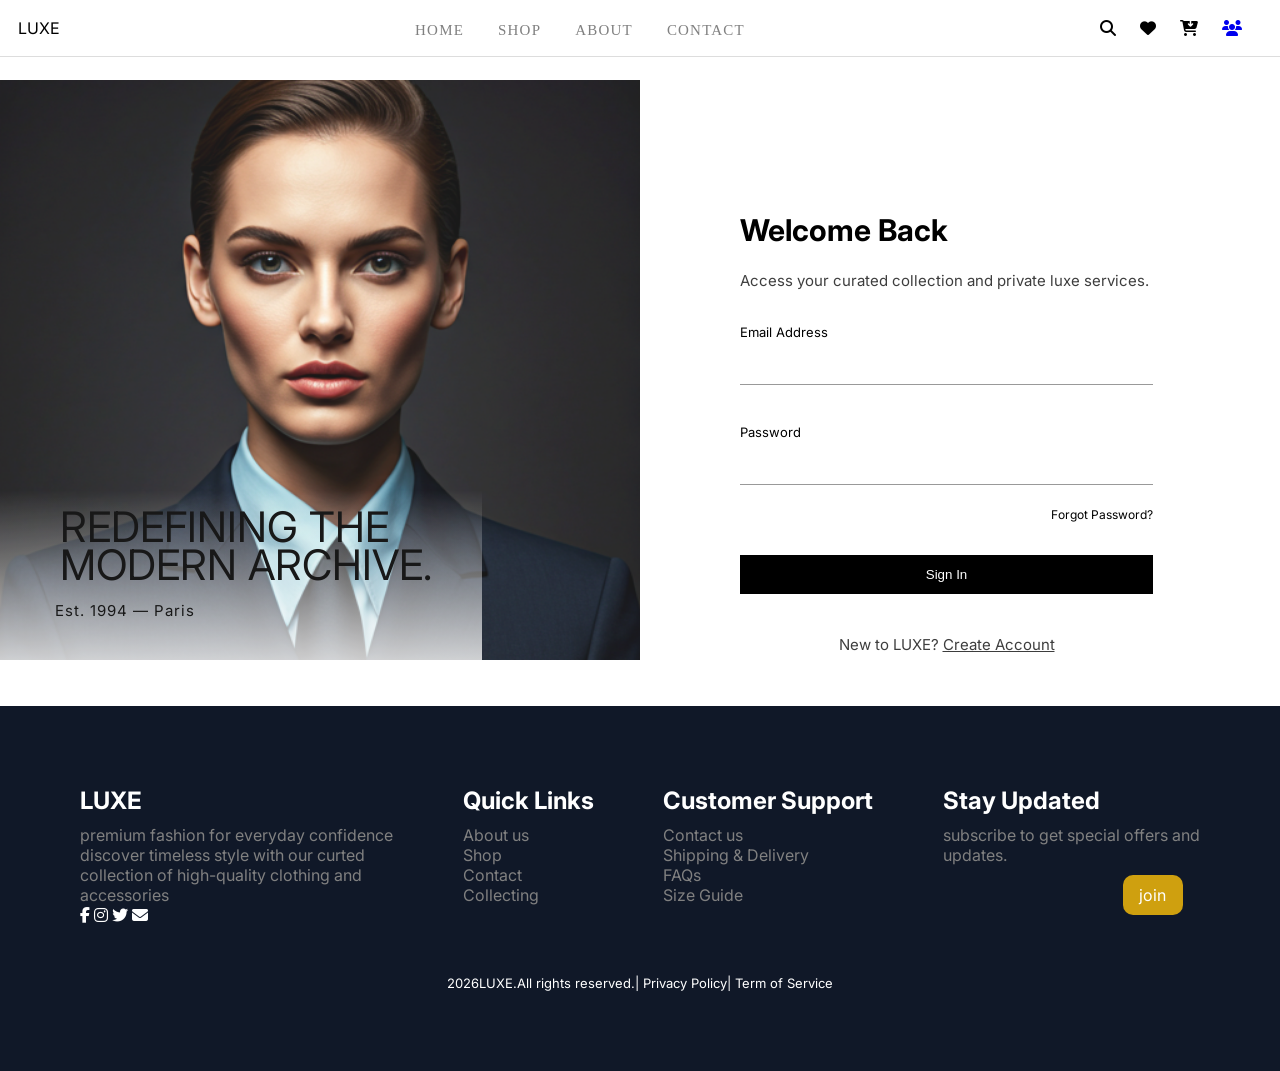
<file: login.html>
<!doctype html>
<html lang="en">
  <head>
    <meta charset="UTF-8" />
    <meta name="viewport" content="width=device-width, initial-scale=1.0" />
    <link rel="stylesheet" href="/style2.css">
    <link
      rel="stylesheet"
      href="https://cdnjs.cloudflare.com/ajax/libs/font-awesome/6.5.0/css/all.min.css"
    />
    <title>LogIn page</title>
  </head>
  <body>
      <div class="container">
                     <header class="navbar">
    <div class="logo">
        LUXE
    </div>

    <input type="checkbox" id="menu-toggle">

   
    <nav class="nav-links">
        <a href="index.html">Home</a>
        <a href="Shop.html">Shop</a>
        <a href="About.html">About</a>
        <a href="contact.html">Contact</a>
        
    </nav>

   
    <div class="icons">
        <span><i class="fa-solid fa-magnifying-glass"></i></span>
        <span><i class="fa-solid fa-heart"></i></span>
        <span><i class="fa-solid fa-cart-arrow-down"></i></span>
        <a href="LogIn Page.html">
        <span><i class="fa-solid fa-users"></i></span>
        </a>
    </div>

  

    <label for="menu-toggle" class="menuicon">
        <i class="fa-solid fa-bars"></i>
    </label>

    </header>
      </div>
      <div class="main-lux">
      <div class="left">
            <div class="text5">
                <h2>REDEFINING THE</h2>   
                <h2 class="redefine">MODERN ARCHIVE.</h2>
               <p>Est. 1994 — Paris</p>
      </div>
      
    </div>
    
     <div class="right">
    <div class="form1">
        <h2>Welcome Back</h2>
        <p>Access your curated collection and private luxe services.</p>

        <label>Email Address</label>
        <input type="email">

        <label>Password</label>
        <input type="password">

        <div class="forgot">
            <a href="#">Forgot Password?</a>
        </div>
        <a href="verification.html">
        <button class="signin">Sign In</button>
        </a>
        <p class="create">
            New to LUXE? <span>Create Account</span>
        </p>

    </div>
</div>

    </div>
            <footer class="footer">
        <div class="footer-container-boxes">
            <div class="footer-part">
                <h2>LUXE</h2>
                <p>premium fashion for everyday confidence</p>
                <p> discover timeless style with our curted </p>
                <p> collection of high-quality clothing and </p>
                <P>accessories </p>
                    <div class="facebook">
                    <i class="fa-brands fa-facebook-f"></i>
                    <i class="fa-brands fa-instagram"></i>
                    <i class="fa-brands fa-twitter"></i>
                    <i class="fa-solid fa-envelope"></i>
                    </div>
            </div>

            <div class="footer-part">
                <h2>Quick Links</h2>
                <p>About us</p>
                <p>Shop </p>
                <p>Contact </p>
                <P>Collecting</p>
            </div>


            <div class="footer-part">
                <h2>Customer Support</h2>
                <p>Contact us</p>
                <p>Shipping & Delivery </p>
                <p>FAQs </p>
                <P>Size Guide</p>
            </div>


            <div class="footer-part">
                <h2>Stay Updated</h2>
                <p>subscribe to get special offers and </p>
                <p>updates.</p>
                <a href="#">join</a>
            </div>
        </div>
        <div class="footer-bot">
            <p>2026LUXE.All rights reserved.| Privacy Policy| Term of Service</p>

        </div>

    </footer>
 
  </body>
</html>
</file>
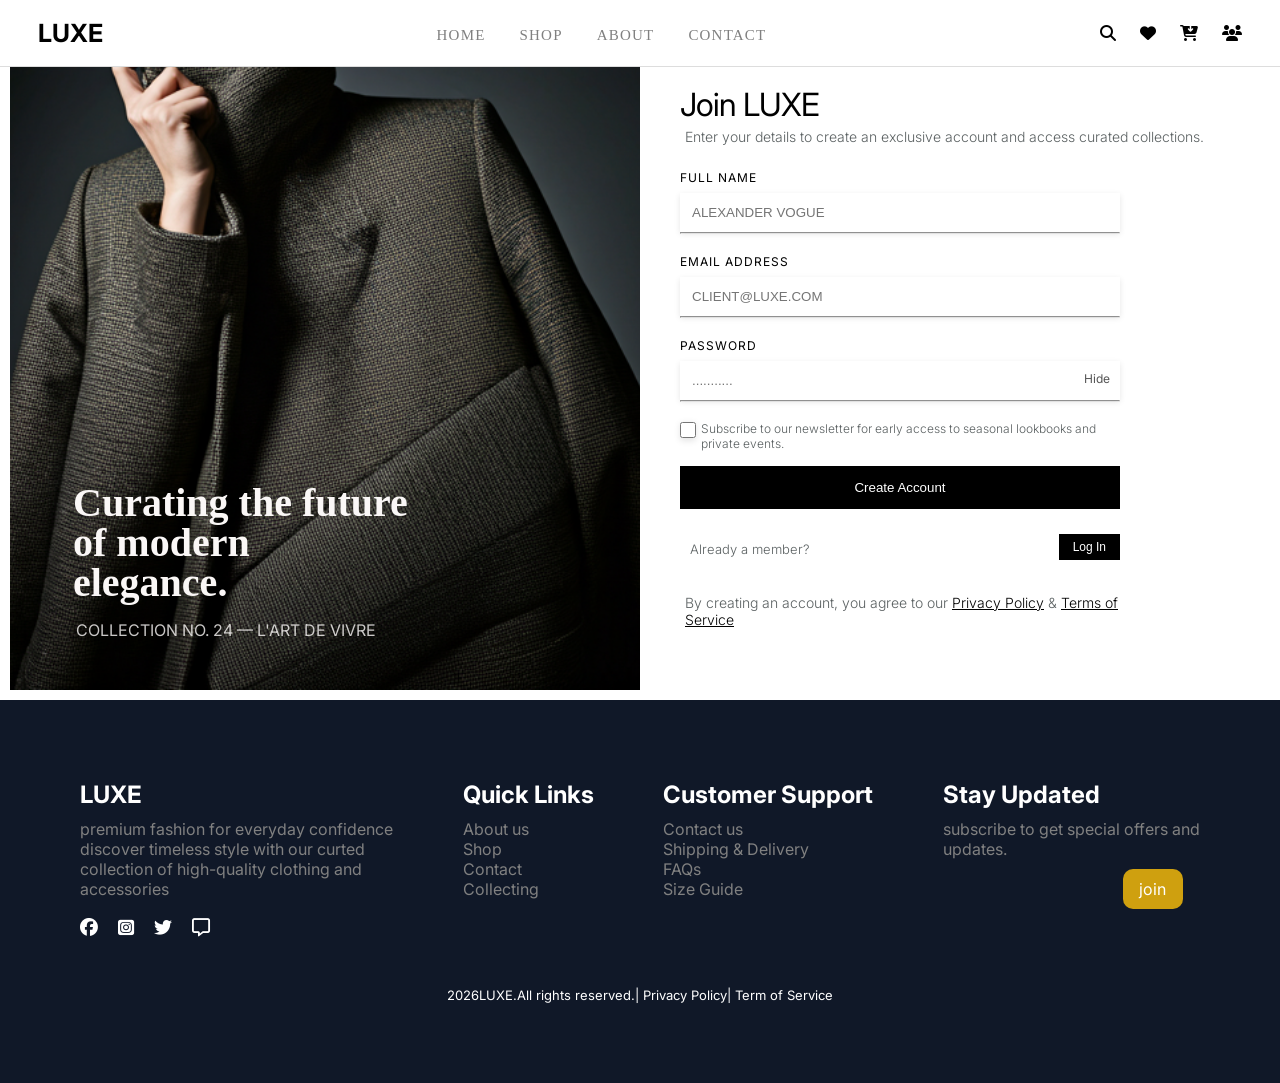
<file: signin.html>
<!doctype html>
<html lang="en">

<head>
    <meta charset="UTF-8" />
    <meta name="viewport" content="width=device-width, initial-scale=1.0" />
    <link rel="stylesheet" href="/style2.css">
    <link rel="stylesheet" href="https://cdnjs.cloudflare.com/ajax/libs/font-awesome/6.5.0/css/all.min.css" />
    <title>SignIn Page</title>

</head>

<body>
    <!-- NAVBAR START -->
    <header class="navbar">

        <div class="logo"> <a href="./index.html">LUXE</a> </div>

        <input type="checkbox" id="menu-toggle">


        <nav class="nav-links">
            <a href="index.html">Home</a>
            <a href="shop.html">Shop</a>
            <a href="about.html">About</a>
            <a href="contact.html">Contact</a>
        </nav>


        <div class="icons">
            <span><i class="fa-solid fa-magnifying-glass"></i></span>
            <span><i class="fa-solid fa-heart"></i></span>
            <span><i class="fa-solid fa-cart-arrow-down"></i></span>
            <span><i class="fa-solid fa-users"></i></span>
        </div>

        <label for="menu-toggle" class="menuicon">
            <i class="fa-solid fa-bars"></i>
        </label>



    </header>
    <!-- Navbar end -->
    <div class="full">
        <div class="full1">
            <div class="luxes-left">
                <h2>
                    Curating the future<br />
                    of modern<br />
                    elegance.
                </h2>
                <p>COLLECTION NO. 24 — L'ART DE VIVRE</p>
            </div>

            <div class="luxes-right">
                <h1>Join LUXE</h1>
                <p>
                    Enter your details to create an exclusive account and access
                    curated collections.

                </p>
                <div class="register-form">
                    <label>FULL NAME</label>
                    <input type="text" placeholder="ALEXANDER VOGUE" /> <br>
                    <hr>

                    <label>EMAIL ADDRESS</label>
                    <input type="email" placeholder="CLIENT@LUXE.COM" /> <br>
                    <hr>

                    <label>PASSWORD</label>
                    <div class="password-box">
                        <input type="password" placeholder="..........." /> <br>
                        <span class="hide">Hide</span>
                        <hr>
                    </div>

                    <div class="checkbox">
                        <input type="checkbox" />
                        <p>
                            Subscribe to our newsletter for early access to seasonal
                            lookbooks and private events.
                        </p>
                    </div>

                    <button class="create-btn">Create Account</button>

                    <div class="login-link">
                        <p>Already a member?</p>
                        <button class="login-btn">Log In</button>
                    </div>
                    <p class="policy-text">
                        By creating an account, you agree to our
                        <span>Privacy Policy</span> & <span>Terms of Service</span>
                    </p>
                </div>
            </div>
        </div>

    </div>

    <footer class="footer">

        <div class="footer-container-boxes">
            <div class="footer-part">
                <h2>LUXE</h2>
                <p>premium fashion for everyday confidence</p>
                <p> discover timeless style with our curted </p>
                <p> collection of high-quality clothing and </p>
                <P>accessories </p>

                <div class="footer-icon">
                    <i class="fa-brands fa-facebook"></i>
                    <i class="fa-brands fa-square-instagram"></i>
                    <i class="fa-brands fa-twitter"></i>
                    <i class="fa-regular fa-message"></i>
                </div>
            </div>

            <div class="footer-part">
                <h2>Quick Links</h2>
                <p>About us</p>
                <p>Shop </p>
                <p>Contact </p>
                <P>Collecting</p>
            </div>


            <div class="footer-part">
                <h2>Customer Support</h2>
                <p>Contact us</p>
                <p>Shipping & Delivery </p>
                <p>FAQs </p>
                <P>Size Guide</p>
            </div>


            <div class="footer-part">
                <h2>Stay Updated</h2>
                <p>subscribe to get special offers and </p>
                <p>updates.</p>
                <a href="#">join</a>
            </div>
        </div>
        <div class="footer-bot">
            <p>2026LUXE.All rights reserved.| Privacy Policy| Term of Service</p>

        </div>

    </footer>

</body>

</html>
</file>
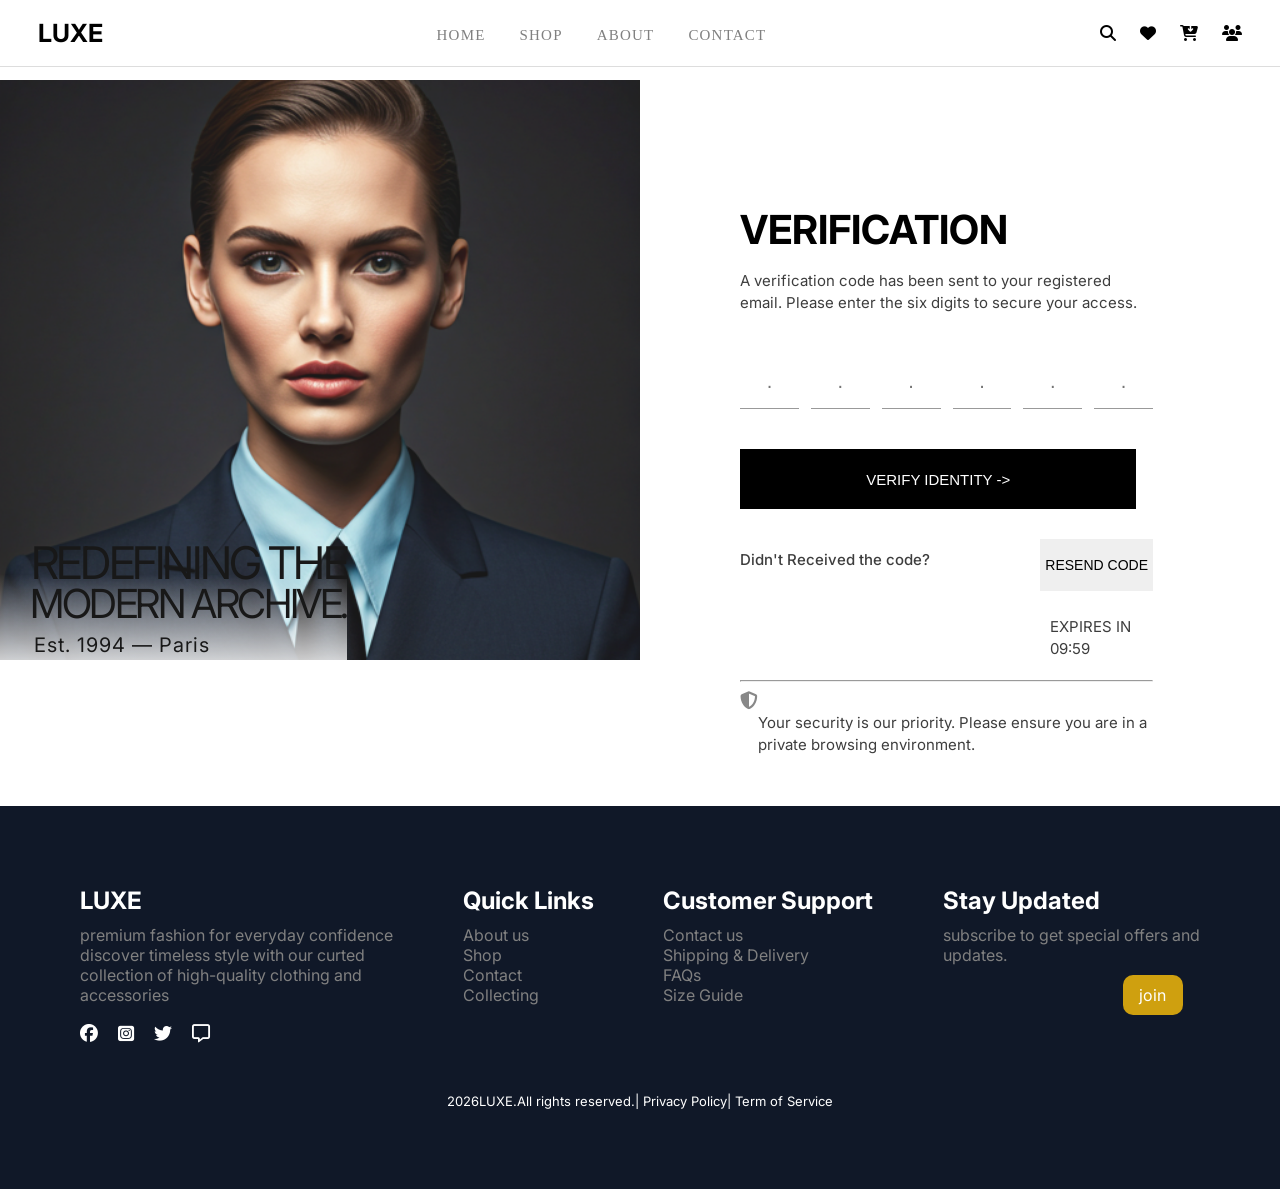
<file: verification.html>
<!doctype html>
<html lang="en">

<head>
    <meta charset="UTF-8" />
    <meta name="viewport" content="width=device-width, initial-scale=1.0" />
    <link rel="stylesheet" href="/style2.css"/>
    <link rel="stylesheet" href="https://cdnjs.cloudflare.com/ajax/libs/font-awesome/6.5.0/css/all.min.css" />
    <title>verification_page</title>
</head>

<body>
    <!-- NAVBAR START -->
    <header class="navbar">

        <div class="logo"> <a href="./index.html">LUXE</a> </div>

        <input type="checkbox" id="menu-toggle">


        <nav class="nav-links">
            <a href="index.html">Home</a>
            <a href="shop.html">Shop</a>
            <a href="about.html">About</a>
            <a href="contact.html">Contact</a>
        </nav>


        <div class="icons">
            <span><i class="fa-solid fa-magnifying-glass"></i></span>
            <span><i class="fa-solid fa-heart"></i></span>
            <span><i class="fa-solid fa-cart-arrow-down"></i></span>
            <span><i class="fa-solid fa-users"></i></span>
        </div>

        <label for="menu-toggle" class="menuicon">
            <i class="fa-solid fa-bars"></i>
        </label>



    </header>
    <div class="main-lux">
        <div class="left">
            <div class="text">
                <h2>REDEFINING THE</h2>
                <div class="modern">MODERN ARCHIVE.</div>
                <p>Est. 1994 — Paris</p>
            </div>
        </div>

        <div class="right">
            <div class="form1">
                <h1>VERIFICATION</h1>
                <p>
                    A verification code has been sent to your registered email. Please
                    enter the six digits to secure your access.
                </p>
                <div class="otp-box">
                    <input type="text" maxlength="1" placeholder="." />

                    <input type="text" maxlength="1" placeholder="." />
                    <input type="text" maxlength="1" placeholder="." />
                    <input type="text" maxlength="1" placeholder="." />
                    <input type="text" maxlength="1" placeholder="." />
                    <input type="text" maxlength="1" placeholder="." />
                </div>

                <a href="SigIn Page.html">
                    <button class="verify">VERIFY IDENTITY -></button>
                </a>
                <div class="send">
                    <p>Didn't Received the code?</p>
                    <button class="code">RESEND CODE</button>
                </div>
                <p class="expire">EXPIRES IN 09:59</p>
                <hr>
                <div class="security">
                    <i class="fa-solid fa-shield-halved"></i>
                    <p>Your security is our priority. Please ensure you are in a private browsing environment.</p>
                </div>
 
            </div>
        </div>
    </div>

    <footer class="footer">

        <div class="footer-container-boxes">
            <div class="footer-part">
                <h2>LUXE</h2>
                <p>premium fashion for everyday confidence</p>
                <p> discover timeless style with our curted </p>
                <p> collection of high-quality clothing and </p>
                <P>accessories </p>

                <div class="footer-icon">
                    <i class="fa-brands fa-facebook"></i>
                    <i class="fa-brands fa-square-instagram"></i>
                    <i class="fa-brands fa-twitter"></i>
                    <i class="fa-regular fa-message"></i>
                </div>
            </div>

            <div class="footer-part">
                <h2>Quick Links</h2>
                <p>About us</p>
                <p>Shop </p>
                <p>Contact </p>
                <P>Collecting</p>
            </div>


            <div class="footer-part">
                <h2>Customer Support</h2>
                <p>Contact us</p>
                <p>Shipping & Delivery </p>
                <p>FAQs </p>
                <P>Size Guide</p>
            </div>


            <div class="footer-part">
                <h2>Stay Updated</h2>
                <p>subscribe to get special offers and </p>
                <p>updates.</p>
                <a href="#">join</a>
            </div>
        </div>
        <div class="footer-bot">
            <p>2026LUXE.All rights reserved.| Privacy Policy| Term of Service</p>

        </div>

    </footer>

</body>

</html>
</file>
<file: style2.css>
@import url('https://fonts.googleapis.com/css2?family=Besley:ital@0;1&family=Bodoni+Moda:ital,opsz,wght@0,6..96,400..900;1,6..96,400..900&family=Inter:ital,opsz,wght@0,14..32,100..900;1,14..32,100..900&family=Roboto:ital,wght@0,100..900;1,100..900&display=swap');

 * {
     margin: 0;
     padding: 0;
     box-sizing: border-box;

 }

 /* Body font */
 body {
     font-family: "Inter", sans-serif;
 }

 :root {
     --primary-color: #000;
 }

 a {
     text-decoration: none;
 }

 /* Navbar container */
 .navbar {
     display: flex;
     justify-content: space-between;
     align-items: center;
     /* margin-top:10px; */
     padding: 18px;
     border-bottom: 1px solid #ddd;
     background: #fff;
     position: fixed;
     width: 100%;
     top: 0%;
     z-index: 1;

 }




 .logo a {
     font-size: 25px;
     font-weight: bold;
     color: black;
     padding-left: 20px;


 }


 .nav-links a {
     margin: 15px;
     /* text-decoration: none; */
     color: gray;

     gap: 100px;
     font-family: Noto Serif;
     font-weight: 400;
     font-style: Regular;
     font-size: 15px;
     line-height: 16px;
     letter-spacing: 1.2px;
     vertical-align: middle;
     text-transform: uppercase;

 }




 .nav-links a:hover {
     color: #888;
 }

 /* Icons */
 .icons span {
     /* padding-left: 20px; */
     cursor: pointer;
     padding-right: 20px;

 }

 .menuicon {
     display: none;
 }

 #menu-toggle {
     display: none;
 }






 .hero {
     height: 600px;
     background-image: url("/asset/images/Hero.png");
     background-size: cover;
     background-position: center;
     background-repeat: no-repeat;
     display: flex;
     align-items: center;
     padding-left: 80px;
     margin-top: 80px;
 }


 .hero-text h1 {
     font-size: 48px;
     color: white;
 }

 .hero-text p {

     margin: 15px 0;
     color: white;
     font-size: 18px;
 }

 .hero-buttons {
     margin-top: 30px;
 }

 .hero-buttons a {
     text-decoration: none;
     padding: 12px 20px;
     /* margin-top:20px; */
     margin-right: 10px;
     border-radius: 5px;
 }

 .btn1 {

     background: black;
     color: white;
     padding: 8px;
     border-radius: 10px;
     font-weight: 600;
 }

 .btn2 {
     border: 1px solid white;
     color: white;

 }



 .category-sec {
     padding: 60px 80px;
     border-bottom: #ddd;
     background-color: #e6dcdceb;
 }

 .category-container {
     display: flex;
     justify-content: center;
     gap: 40px;
     flex-wrap: wrap;
 }

 .category-title {
     text-align: center;
     font-size: 32px;
     margin-bottom: 40px;
 }


 .category-card {
     width: 280px;
     height: 350px;
     border-radius: 10px;

     background-size: cover;
     background-position: center;

     position: relative;
     overflow: hidden;
     cursor: pointer;
 }

 .men {
     background-image: url("/asset/images/men\ wear.png");
 }

 .women {
     background-image: url("/asset/images/deadly\ shop.png");
 }

 .kids {
     background-image: url("/asset/images/lil\ girl.png");
 }

 .accessories {
     background-image: url("/asset/images/lady.png");
 }


 .overlay {
     position: absolute;
     top: 250px;
     left: 10px;
     width: 100%;
     height: 100%;




 }


 .overlay h3 {
     color: white;
     font-size: 18px;
     font-weight: bold;
 }

 .overlay p {
     color: white;


 }

 .btn1 {
     /* margin-top: 10px; */
     background: var(--primary-color);
     color: white;
 }






 .trending {
     padding: 60px 80px;
 }

 .trand {
     display: flex;
     justify-content: space-between;
 }

 .section-title {

     font-size: 32px;
     margin-bottom: 40px;
 }

 .products-container {
     display: grid;
     grid-template-columns: repeat(4, 1fr);
     gap: 25px;
 }




 .product-card {

     border-radius: 10px;
     position: relative;
     box-shadow: 0 4px 8px 0 rgba(0, 0, 0, 0.2), 0 6px 20px 0 rgba(0, 0, 0, 0.19);
     margin: 0px;

 }

 .product-card .star {
     color: gold;
     padding: 10px;
 }

 .product-card .star span {
     color: #555;
     padding-left: 10px;
 }

 .rate-btn {
     display: flex;
     justify-content: space-between;
     align-items: center;
     padding: 10px;
 }

 .product-card img {
     width: 100%;
     height: 400px;
     border-top-left-radius: 10px;
     border-top-right-radius: 10px;

 }

 .product-card h4 {
     margin: 10px 0;
     font-size: 16px;
     padding-left: 10px;
 }

 .product-card p {
     font-weight: bold;
 }

 .product-card button {
     margin-top: 8px;
     padding: 8px 15px;
     border: none;
     background: black;
     color: white;
     border-radius: 5px;
     cursor: pointer;
 }

 .product-card button:hover {
     background: #444;
 }

 /* NEW badge (ADD) */
 .new-badge {
     position: absolute;
     top: 20px;
     left: 20px;
     background: #000;
     color: #fff;
     padding: 6px 12px;
     font-size: 12px;
     border-radius: 5px;
     font-weight: bold;
     z-index: 100;
 }











 /* SUMMER COLLECTION SECTION */

 .summer {
     display: flex;
     align-items: center;
     justify-content: space-between;
     padding: 80px;
     background: #fff;
 }

 /* Text Area */

 .summer-text {
     max-width: 500px;
 }

 .summer-text h2 {
     font-size: 36px;
     margin-bottom: 15px;
 }

 .summer-text p {
     font-size: 18px;
     color: #555;
     margin-bottom: 25px;
 }

 /* Button */

 .summer-btn {
     text-decoration: none;
     background: black;
     color: white;
     padding: 12px 22px;
     border-radius: 5px;
 }

 /* Image */

 .summer-image img {
     width: 450px;
     border-radius: 10px;
 }


 /* WHY CHOOSE US SECTION */

 .why {
     padding: 80px;
     background: #dededea8;
 }

 /* Container */

 .why-container {
     display: flex;
     justify-content: space-between;
     gap: 30px;
     flex-wrap: wrap;
 }

 /* Cards */

 .why-card {

     padding: 30px;
     width: 250px;
     text-align: center;
     border-radius: 10px;
     box-shadow: 4px 4px 10px rgba(188, 208, 56, 0.1);
 }

 /* Icons */

 .why-card i {
     font-size: 30px;
     margin-bottom: 15px;
     color: rgba(157, 137, 76, 0.653)
 }

 /* Heading */

 .why-card h3 {
     margin-bottom: 10px;
 }

 /* Text */

 .why-card p {
     font-size: 14px;
     color: #555;
 }

 .footer {
     background-color: #101828;
     padding: 80px;
     border: none;

 }

 .footer-container-boxes {
     display: flex;
     justify-content: space-between;
     color: white;
     flex-wrap: wrap;
     gap: 15px;

 }

 .footer-part h2 {

     margin-bottom: 10px;

 }

 .footer-part p {
     color: gray;
     gap: 90px;
 }

 .footer-bot {
     color: white;
     display: flex;
     justify-content: center;
     align-items: center;
     margin-top: 50px;
     text-align: center;
     font-size: 13px;
 }

 .footer-part a {
     text-decoration: none;
     padding: 10px;
     background-color: rgba(230, 176, 13, 0.893);
     border-radius: 10px;
     /* display: flex;
    justify-content: end; */
     margin-left: 180px;
     color: white;
     display: inline-block;
     margin-top: 10px;
     width: 60px;
     text-align: center;
 }

 .footer-icon {
     margin-top: 20px;
     font-size: large;
     display: flex;
     gap: 20px;
 }



 /* shop page */

 /* shop all project */
 .shop-header {
     padding: 40px 60px;
     background: #f6f6f6;
     border-bottom: 1px solid #eee;
     margin-top: 70px;
 }

 .shop-title h2 {
     font-size: 35px;
     margin-bottom: 10px;
 }

 .breadcrumb a {
     text-decoration: none;
     color: #888;
 }

 .breadcrumb .home {
     color: black;
 }

 /* show 12 product */

 .shop-products {
     padding: 30px 60px;
 }

 .top-bar {
     display: flex;
     justify-content: space-between;
     align-items: center;
     padding: 10px 0;
 }

 .top-bar p {
     font-size: 2px;
     color: #555;
 }

 .top-bar select {
     font-size: 15px;
     padding: 8px 12px;
     border: 1px solid #ccc;
     background: white;
 }

 /* filters + products */
 .filter-pic {
     display: flex;
     gap: 30px;
     padding: 30px 50px;
 }

 .filter {
     width: 250px;
     background: #FFFAFA;

 }

 .filter h4 {
     margin-top: 20px;
     padding: 10px 0px;
 }

 .category {
     display: flex;
     flex-direction: column;
     gap: 10px;
 }

 .range {
     display: flex;
     justify-content: space-between;
     margin-top: 20px;
 }

 .size-btn {
     display: flex;
     gap: 5px;
     flex-wrap: wrap;

 }

 .size-btn button {
     padding: 17px;
     /* display: grid; */
     border-radius: 10px;
 }

 .colors {
     display: flex;
     gap: 10px;
     flex-wrap: wrap;
 }

 .colors div {
     width: 40px;
     height: 40px;
     border-radius: 50%;
     border: 1px solid black;
 }

 .black {
     background: black;
 }

 .white {
     background: white;
 }

 .gray {
     background: gray;
 }

 .brown {
     background: brown;
 }

 .blue {
     background: blue;
 }

 .red {
     background: red;
 }

 .clear-btn {
     font-size: 20px;
     padding: 10px;
     margin-top: 20px;
     text-align: center;
     width: 100%;
 }

 .pictures {
     flex: 1;
     display: grid;
     grid-template-columns: repeat(3, 1fr);
     gap: 10px;
     /* background-color: aqua; */
 }



 .rate-btn {
     display: flex;
     justify-content: space-between;
     align-items: center;
 }

 .rate-btn button {
     padding: 10px;
     background-color: black;
     color: white;
     font-size: 15px;
     border-radius: 20px;
 }

 .nextpage {
     grid-column: 1 / -1;
     display: flex;
     justify-content: center;
     gap: 10px;
     margin-top: 20px;
 }

 .prev-btn {
     padding: 7px;
     border-radius: 10px;

 }

 /* background */

 .review {
     display: flex;
     justify-content: space-between;
     padding: 50px 50px;

 }

 .secure h4 {
     font-size: 20px;
     text-align: center;
 }

 .secure p {
     margin-top: 10px;
     color: #555;
     font-size: small;
 }


 /* about luxe */

 .about-section {
     width: 100%;
     background-image: url(./asset/images/About\ section\ img.png);
     background-position: center;
     background-size: cover;
     background-repeat: no-repeat;
     margin-top: 70px;


 }

 .about-luxe {
     display: flex;
     flex-direction: column;
     gap: 10px;
     align-items: center;
     justify-content: center;
     /* height: 100%; */
     color: #fff;


     height: 400px;










 }

 .about-luxe h2 {
     font-size: 40px;
 }

 /* story */

 .story {
     padding: 30px 40px;
     text-align: center;
 }

 .story h2 {
     margin: 20px;
     font-size: 35px;
     font-weight: 700;
 }

 .story .one {
     margin-bottom: 10px;
 }



 .stand-content {
     text-align: center;
     margin: 50px 30px;
     display: flex;
     flex-direction: column;
     /* justify-content: center; */
     gap: 20px;

 }

 .stand-content h2 {
     font-size: 35px;
     font-weight: 700;
 }

 .cart {
     display: flex;
     gap: 20px;
     justify-content: center;
     flex-wrap: wrap;
 }

 .cart-icon {
     width: 300px;
     display: flex;
     flex-direction: column;
     flex-wrap: wrap;
     gap: 10px;
     align-items: center;
     text-align: center;

 }

 .cart-icon i {
     font-size: 40px;
     color: #B69375;
 }


 /* review and rating */

 .review-sec {
     padding: 50px 40px;
     margin-top: 30px;
     /* margin-bottom: 150px; */
 }

 .rating {
     display: flex;
     gap: 20px;
     flex-wrap: wrap;
     justify-content: space-evenly;

 }

 .rating-cart h2 {
     font-size: 50px;
     text-align: center;
 }

 .rating-cart p {
     color: #888;
     text-align: center;
     font-size: 15px;
 }


 .team {
     margin: 80px 70px;
 }

 .our-team h2 {
     font-size: 35px;
     font-weight: 700;
     text-align: center;
     padding: 20px;
 }

 .team-cart {
     display: flex;
     justify-content: center;
     align-items: center;
     gap: 20px;
     padding: 10px;

 }

 .team-member {
     text-align: center;
 }

 .team-member img {
     width: 300px;
 }

 .team-member h5 {
     font-size: 20px;
     margin-top: 10px;
 }

 .team-member p {
     color: #888;
     font-size: small;
 }

 .touch {
     display: flex;
     justify-content: center;
     align-items: center;
     flex-direction: column;
     gap: 15px;
     margin-top: 50px;
     padding: 40px;
     border-bottom: 1px solid rgb(201, 201, 210);
     /* background-color: #fcf7f7; */
 }

 .touch h2 {
     font-size: 50px;
 }

 .touch p {
     color: #706e6e;
 }

 /* contact part */
 .contact {
     display: flex;
     padding: 50px;
     gap: 30px;

 }

 .contact-info {
     display: flex;

     flex-direction: column;
     gap: 20px;
     width: 40%;
 }

 .contact-info h2 {
     font-size: 30px;
 }

 .record {
     display: flex;
     flex-direction: column;
     gap: 20px;
 }

 .contact .record-info {
     display: flex;
     gap: 10px;
     align-items: flex-start;
 }

 .icon {

     font-size: 18px;
     color: white;
     background: burlywood;
     width: 40px;
     height: 40px;
     border-radius: 8px;

     display: flex;
     align-items: center;
     justify-content: center;
 }

 .icon-info {
     display: flex;
     flex-direction: column;
     gap: 8px;
 }

 .icon-info h6 {
     font-size: 15px;
 }

 .icon-info p {

     font-size: 12px;
     color: #888;
 }

 .map {
     display: flex;
     justify-content: center;
     align-items: center;
     background-color: #f5f5f5;
     height: 180px;
     width: 100%;
     border-radius: 10px;
     color: #333333;
 }

 .row {
     display: flex;
     justify-content: space-between;
     margin-bottom: 20px;
 }

 .msg {
     flex: 1;
 }

 .msg h2 {
     font-size: 30px;
     margin-bottom: 20px;
 }

 .msg label {
     display: flex;
     flex-direction: column;
     gap: 6px;
     font-size: 14px;
     font-weight: 100px;
 }

 .msg input {
     padding: 10px;
     border: 1px solid #ccc;
     border-radius: 6px;
     width: 100%;
 }

 .coloumn {
     display: flex;
     flex-direction: column;
     gap: 20px;
 }

 #textarea {
     height: 150px;
     border-radius: 10px;
 }

 .snd-msg {
     padding: 20px;
     background: black;
     color: white;
     font-size: 20px;
     border-radius: 10px;
 }

 /* question */
 .fr-qus {
     padding: 50px 30px;


 }

 .question {
     display: flex;
     justify-content: center;
     flex-direction: column;
     gap: 20px;

 }

 .qus-heading {
     text-align: center;
     font-size: 28px;
     font-weight: 600;
 }

 .qus-card {
     display: flex;
     flex-direction: column;
     gap: 20px;
     text-align: center;
     width: 700px;
     /* width: 700px; */
     margin: auto;
 }

 .qus-item {
     padding: 10px;
     border: 1px solid rgb(214, 211, 211);
     border-radius: 10px;
     box-shadow: 0 4px 6px rgb(150, 144, 144);
     /* background-color: aqua; */
     /* width: 400px; */
     text-align: start;
     display: flex;
     flex-direction: column;
     gap: 13px;
 }

 .qus-item h6 {
     font-size: 13px;
 }

 .qus-item p {
     color: #706e6e;
     font-size: 10px;
 }

 .heroo {
     margin-top: 40px;
     display: flex;
     gap: 150px;
     background-color: rgba(128, 128, 128, 0.349);


 }

 .leftside img{
    padding-top: 20px;
 }

 .rightside p {

     letter-spacing: 2px;
     padding-top: 30px;

 }

 .rightside h1 {
     padding-top: 10px;
     font-family: Noto Serif;
     font-weight: 700;
     /* font-style: Black; */
     font-size: 60px;
     line-height: 80px;
     letter-spacing: 2px;
 }

 .rightside h4 {
     font-size: 26px;
     padding-top: 12px;
     font-weight: 540;
 }

 .paraa {
     color: black;
     font-family: Manrope;
     font-weight: 400;
     font-style: Regular;
     font-size: 18px;
     /* line-height: 22.75px; */
     letter-spacing: 0px;
     margin-top: 15px;

 }

 .color p {
     /* padding-left:20px; */
     padding-top: 30px;
     color: black;
 }



 .title {
     /* color:black; */
     /* font-weight: 400; */
     /* font-size:10px; */
     /* margin-bottom:10px */
 }

 .inputt {
     display: none;
 }

 .square {
     border: 2px solid #858484;
     padding: 5px;
     cursor: pointer;
 }

 input:checked+.square {
     border: 2px solid #000;
 }



 .color-box {
     display: flex;
     gap: 15px;
     margin-top: 15px;

 }

 .black {
     width: 35px;
     height: 35px;
     background: black;
     border: 2px solid black;
 }

 .dark-black {
     margin-top: 6px;
     width: 35px;
     height: 35px;
     background: #494949;
 }

 .size4 {
     display: flex;
     padding-left: 20px;
 }

 .size4 p {
     color: black;
     font-size: 20px;
     padding: 20px;
 }

 .select {
     display: flex;
     justify-content: space-between;
     padding-top: 30px;

 }

 .size-buttons {
     display: grid;
     grid-template-columns: repeat(3, 1fr);
     /* grid-template-rows: 1fr 1fr; */
     gap: 20px;
     margin-top: 20px;
     width: 700px;

 }

 .size-buttons button {
     padding: 15px;
     font-size: 15px;
     border: 1px solid #555;
     background: white;
     cursor: pointer;

 }

 .size-buttons button.box4 {
     background: #494949;
     color: white;
 }

 .btn4 {
     margin-top: 30px;
     width: 700px;
     height: 70px;
     font-size: 20px;
     letter-spacing: 1px;
     color: white;
     background: #494949;
     border: 1px solid white;
 }

 .delivery-section {
     margin-top: 40px;
     background-color: rgb(233, 236, 236);
     padding-bottom: 30px;
     padding-left: 30px;
 }

 .delivery {
     display: flex;
     align-items: center;

     gap: 10px;

     padding-left: 30px;


 }

 .delivery i {
     font-size: 18px;
     color: rgba(0, 0, 0, 0.807);
     padding-top: 23px;
 }

 .delivery p {
     font-size: 15px;
     color: rgba(0, 0, 0, 0.722);
     margin: 0;

 }

 .composition-section {
     display: flex;
     margin-top: 25px;
     gap: 60px;
     width: 100%;
     background-color: rgba(220, 37, 37, 0);
     padding: 30px;
 }

 .composition-text {
     padding-left: 30px;
 }

 .composition-text h1 {
     font-family: Noto Serif;
     font-weight: 700;
     font-style: Bold;
     font-size: 45px;
     letter-spacing: 1px;
 }

 .composition-text p {
     padding-top: 30px;
     color: rgba(0, 0, 0, 0.74);


 }

 .composition-icon {
     display: flex;
     justify-content: center;
     text-align: center;
     gap: 100px;

 }

 .first-icon {
     /* border:1px solid black; */
     background-color: rgba(128, 128, 128, 0.133);
     width: 260px;
     height: 140px;
     padding-top: 15px;
     box-shadow: rgb(225, 17, 17);
 }

 .first-icon img {
     color: #000;
 }

 .first-icon p {
     color: rgba(0, 0, 0, 0.74);

     padding-top: 20px;
 }

 .ensemble {
     padding-top: 50px;
     padding-left: 60px;
     display: flex;
     margin-right: 67px;

     align-items: center;
     justify-content: space-between;
     flex-wrap: wrap;


 }

 .ensemble h1 {
     font-family: Noto Serif;
     font-weight: 800;
     font-style: Bold;
     font-size: 35px;

     letter-spacing: 1px;
 }

 .arrow {
     width: 40px;
     height: 30px;
     /* margin-right: 63px; */


 }

 .product-sectionning {
     display: grid;
     grid-template-columns: repeat(4, 1fr);
     padding-left: 60px;
     gap: 20px;

 }

 .product-cardd {
     margin-top: 40px;
     border-radius: 20px;
     object-fit: cover;
 }

 .product-cardd h4 {
     font-size: 22px;
     padding-top: 10px;
 }

 .amount {
     padding-top: 10px;
 }

 .product-cardd p {
     padding-top: 30px;
     letter-spacing: 0.5px;
 }

 .review-sectionning {
     display: flex;
     justify-content: space-between;
     gap: 150px;
     width: 100%;
     margin: auto;
     padding: 60px;
     
     margin-top: 20px;
     margin-bottom: 40px;
     background-color: rgba(240, 248, 255, 0.663);
 }

 .review-sectionning h2 {
     font-size: 32px;
 }

 .four {
     padding-top: 20px;
     font-size: 40px;

 }

 .star {
     display: flex;
     gap: 30px;
     width: 400px;


 }

 .shape {
     padding-top: 30px;
 }

 .shape5 p {
     padding-top: 8px;
     font-size: 15px;
     align-content: center;
 }

 .four {
     font-weight: 700;
     font-size: 70px;
 }



 .right-area {

     display: flex;

 }

 .right-area2 {
     display: flex;
     padding-top: 50px;
 }

 .right-area2 h3 {
     font-size: 25px;
     font-weight: 700;
 }

 .right-area h3 {
     font-size: 25px;
     font-weight: 700;
 }

 .text-space h4 {
     font-size: 16px;
     font-weight: 400;
     padding-top: 10px;
 }

 .text-space p {
     padding-top: 10px;

 }

 .stars {
     width: 80%;

 }

 .stars2 {
     width: 70%;
     padding-left: 70px;
 }

 .shape5 {
     align-content: center;

 }



 .main-lux{
    width: 100%;
    display: flex;
    justify-content: space-between;
    padding-top: 80px;
    margin-bottom: 30px;
    
   /* gap: 30px; */
}


.left{
    width:40%;
    
    height: 580px;
    background-position: center;
    /* background-repeat: no-repeat; */
    background-size: cover;
    position: relative;
     background-image:url("/asset/images/redefining\ pic.png");
}
.text{
   

    position: absolute;
    justify-content: center;
    align-items:center;
    bottom: 0px;
  
    letter-spacing: -2.4px;
    font-size: 30px;
    line-height:30px;
   /* padding4 90px 50px 30px 30px;  */
   background: linear-gradient(0deg, rgba(249, 249, 249, 0.8) 0%, rgba(249, 249, 249, 0) 70%);
}


.text h2{   
 margin: 10px 0px 11px 0px;
 font-weight: 400;
 /* font-size: 40px; */
 text-align: center;
 padding-left: 30px;
}
.modern{
    margin: 10px 0px 11px 0px;
 font-weight: 400;
 font-size: 40px;
 text-align: center;


    padding-left: 30px;
}

.text p{
 font-size:20px;
margin-top:8px;
letter-spacing:1px;
margin-left: 34px;
    
}
.right{
    padding-left: 50px;
    padding-top: 10px;
}
.form1 h1{
    font-size: 40px;
}
.form1 p{
    font-size: 20px;
    padding-top: 20px;
    color:rgba(0, 0, 0, 0.76);
}




.otp-box{
    display: flex;
    gap: 12px;
    justify-content: center;
    margin: 40px 0;
  }
  
  .otp-box input{
    width: 65px;
    height: 55px;
    text-align: center;
    font-size: 20px;
    border: 1px solid #999;
    outline: none;
  }
  
  .otp-box input:focus{
    border-color: black;
  }
  .verify{
   width:96%;
  padding:12px;
  background:black;
  color:white;
  border:none;
  cursor:pointer;
  height:60px;
  font-size: 15px;
  }
  .send{
      margin-top: 10px;
      display: flex;
      justify-content: space-between;
  }
  .send p{
      margin-top: 10px;
      font-weight: 500;
     
  }
  .code{
  padding:0px 5px;
  color:#000;
  border:none;
  cursor:pointer;
  font-size:14px;
  margin-top:20px;
  font-weight: 500;
  
  }
  .expire{
      margin-top: 5px;
      margin-left:75%;
      font-size: 70px;
      margin-bottom: 20px;
  }
  .security{
  display:flex;
  justify-content: space-between;
  margin-top:10px;
  color:#666;
  font-size:14px;
  }
  
  .security i{
  font-size:18px;
  color:#888;
  }
  .security p{
    /* margin-left: 40px; */
  }
  .full {
    width: 100%;
    margin: 0;
}

.full1 {
    width: 100%;
    display: flex;
    
    padding: 10px;

}



.luxes-left {
    width: 50%;
    height: 680px;
    background-image:url("/asset/images/signn\ page.png");
    background-position: center;
    background-repeat: no-repeat;
    background-size: cover;
}

.luxes-left {
    position: relative;
}

.luxes-left h2 {
    font-family: Noto Serif;
    font-size: 40px;
    top: 60%;
    left: 10%;
    transition: translate(-50%, -50%);
    position: absolute;
    justify-content: center;
    align-items: center;
    padding-top: 65px;
    line-height: 40px;
    color: #FAF7F6;


}

.luxes-left p {
     padding-left:3px;
     margin-top: 20px;
    top: 77%;
    left: 10%;
    transition: translate(-50%, -50%);
    position: absolute;
    justify-content: center;
    align-items: center;
    padding-top: 66px;
    /* line-height: 30px; */
    color: #FAF7F6CC;

}

.luxes-right {
    width: 50%;
    padding: 40px;
}

.luxes-right h1 {

    font-weight: 400;
    letter-spacing: -1px;
    margin-top: 35px;
    
}


.luxes-right p {

    font-weight: 300;
    color: #5A6061;
    font-size: 14px;
    margin-top: 4px;
    margin-left: 5px;
}

.register-form {
    width: 80%;

    margin-top: 25px;
}

.register-form label {
    display: block;
    font-size: 12px;
    letter-spacing: 1px;
    margin-top: 20px;
}

.register-form input {
    width: 100%;
    padding: 12px;
    border: none;
    box-shadow: 0px 2px 6px rgba(0, 0, 0, 0.1);
    outline: none;
    margin-top: 8px;
}

.password-box {
    position: relative;
}

.password-box input {
    width: 100%;
}

.hide {
    position: absolute;
    right: 10px;
    top: 50%;
    transform: translateY(-50%);
    font-size: 12px;
    cursor: pointer;
    color: #555;
}

.checkbox {
    display: flex;
    /* gap:5px; */
    margin-top: 15px;
    color: #5A6061;
}

.checkbox input {
    width: 18px;
    height: 18px;
    margin-top: 4px;
    border: 1px solid black;
    background-color: white;
    display: block;
}

.checkbox p {
    font-size: 12px;
    line-height: 15px;
}

.create-btn {
    width: 100%;
    padding: 14px;
    background: black;
    color: white;
    border: none;
    margin-top: 15px;
    cursor: pointer;
}

.login-link {
    display: flex;
    justify-content: space-between;
    align-items: center;
    margin-top: 25px;
}

.login-link p {
    margin-left: 10px;
    font-size: 13px;
}

.login-btn {
    padding: 6px 14px;
    background: black;
    color: white;
    border: none;
    cursor: pointer;
    font-size: 12px;
}

.policy-text {
    font-size: 12px;
    color: #666;
    padding-top: 30px;
    /* line-height:18px; */
}

.policy-text span {
    text-decoration: underline;
    cursor: pointer;
    color: black;
}


.main-lux{
    width: 100%;
    display: flex;
   /* gap: 30px; */
}


.left{
    width:50%;
}
.left{
    /* width: 50%; */
    background-image: url("/asset/images/redefining\ pic.png");
    height: 580px;
    background-position: center;
    background-repeat: no-repeat;
    background-size: cover;
    opacity: 0.9;
}
.left{
    position: relative;
}
.text5{
    position: absolute;
    justify-content: center;
    align-items:center;
    bottom: 0px;
  
    /* letter-spacing: 0.3px; */
    font-size: 28px;
    line-height: 38px;
   padding: 90px 50px 30px 30px;
   background: linear-gradient(0deg, rgba(249, 249, 249, 0.8) 0%, rgba(249, 249, 249, 0) 70%);
}


.text5 h2{  
    padding-left: 30px;
    font-weight: 400;
    line
 /* margin: 10px 0px 11px 0px; */
}
.redefine{
    padding-left: 1px;
}
.text5 p{
 font-size:15px;
margin-top:8px;
letter-spacing:1px;
margin-left: 25px;
    
}
.right{
width:50%;
}

.form1{
padding-top:120px;
line-height:40px;
font-size:20px;
margin-left:50px;
width:70%;
}

.form1 p{
font-size:15px;
line-height:22px;
margin-bottom:20px;
}

.form1 label{
display:block;
font-size:13px;
margin-top:20px;
}

.form1 input{
width:100%;
border:none;
border-bottom:1px solid #999;
padding:2px 0;
outline:none;
}

.forgot{
text-align:right;
/* margin-top:10px; */
}

.forgot a{
font-size:12px;
text-decoration:none;
color:black;
}

.signin{
width:100%;
padding:12px;
background:black;
color:white;
border:none;
margin-top:20px;
cursor:pointer;
}

.create{
text-align:center;
margin-top:20px;
font-size:13px;
}

.create span{
text-decoration:underline;
cursor:pointer;
}
/* LogIn page media quary */
/* Tablet */
@media (max-width:992px){

.main-lux{
flex-direction:column;
}

.left{
width:100%;
height:500px;
}

.right{
width:100%;
}

.form1{
padding-top:60px;
margin-left:30px;
width:85%;
}

.logo1{
font-size:16px;
}

.text{
font-size:24px;
padding:60px 30px 20px 20px;
}

}


/* Mobile */
@media (max-width:576px){

.left{
height:400px;
}

.form1{
margin-left:20px;
width:90%;
padding-top:40px;
}

.form1 h2{
font-size:24px;
}

.form1 p{
font-size:14px;
}

.text{
font-size:20px;
line-height:24px;
padding:40px 20px 15px 15px;
}

.logo1{
font-size:15px;
}

.font i{
font-size:18px;
}

.signin{
padding:10px;
}

}










 /* ta16px viewport */
 @media(max-width:900px) {
     .nav-links {
         display: none;
     }

     .hero {
         height: 500px;
         padding-left: 20px;
     }

     .products-container {
         grid-template-columns: repeat(2, 1fr);
     }

     .summer {
         flex-direction: column;
         gap: 20px;
     }

     .summer-image img {
         width: 400px;
     }

     .pictures {
         grid-template-columns: repeat(2, 1fr);
     }

     .about-section {
         height: 300px;
     }

     .about-luxe h2 {
         font-size: 40px;
     }

     .story {
         padding: 25px;
     }

     .story h2 {
         font-size: 30px;

     }

     .cart {
         justify-content: center;
     }

     .cart-icon {
         width: 45%;
     }

     .rating {
         gap: 30px;
     }

     .rating-cart {
         width: 40%;
     }

     .team {
         margin: 50px 30px;
     }

     .team-cart {
         flex-wrap: wrap;
     }

     .team-member img {
         width: 250px;
     }


     .qus-heading {
         font-size: 24px;
     }

  .main-lux {
    flex-direction: column;
  }

  .left {
    width: 100%;
    height: 400px;
  }

  .right {
    width: 100%;
    padding: 20px;
  }

  .form1 h1 {
    font-size: 30px;
  }

  .form1 p {
    font-size: 16px;
  }

  .otp-box input {
    width: 50px;
    height: 50px;
  }

  .expire {
    margin-left: 0;
    text-align: right;
    font-size: 20px;
  }
}

     /* ================= TABLET (769px - 1024px) ================= */


     .heroo {
         gap: 50px;
         padding: 40px;
         padding: 20px;
     }

     .leftside img {
         width: 100%;
         height: auto;
     }

     .rightside h1 {
         font-size: 55px;
         line-height: 60px;
     }

     .size-buttons {
         width: 100%;
         grid-template-columns: repeat(3, 1fr);
     }

     .btn4 {
         width: 100%;
     }

     .ensemble {
         padding: 40px 30px;
     }

     .ensemble h1 {
         font-size: 28px;
     }

     .arrow {
         width: 35px;
         height: 28px;
     }

     .product-sectionn {
         grid-template-columns: repeat(2, 1fr);
         /* 2 cards */
         padding: 40px 30px;
     }

     .product-cardd h4 {
         font-size: 20px;
     }

     .product-cardd p {
         padding-top: 20px;
     }

     .review-section {
         flex-direction: column;
         gap: 40px;
         padding: 40px 30px;
     }

     .star {
         width: 100%;
         gap: 20px;
     }

     .four {
         font-size: 50px;
     }

     .right-area,
     .right-area2 {
         flex-direction: column;
         gap: 10px;
     }

     .stars,
     .stars2 {
         width: 100%;
         padding-left: 0;
     }

     .right-area h3,
     .right-area2 h3 {
         font-size: 22px;
     }

 }









 /* mobile view port */
 @media(max-width:770px) {


     .menuicon {
         display: block;
         font-size: 22px;
         cursor: pointer;
     }

     .icons {
         display: none;
     }

     .nav-links {
         position: absolute;
         top: 70px;
         left: 0;
         width: 100%;
         background: white;
         flex-direction: column;
         align-items: center;
         display: none;
         padding: 20px 0;
         box-shadow: 0 5px 10px rgba(0, 0, 0, 0.1);
     }

     .nav-links a {
         margin: 12px 0;
         font-size: 18px;
     }

     /* Toggle logic */
     #menu-toggle:checked~.nav-links {
         display: flex;
     }

     .hero {
         height: 450px;
         padding: 20px;
         text-align: center;

     }

     .hero-buttons {
         display: flex;
         flex-direction: column;
         gap: 10px;

     }

     .products-container {
         grid-template-columns: 1fr;
     }

     .summer {
         flex-direction: column;
         gap: 25px;
     }

     .summer-image img {
         width: 100%;

         border-radius: 10px;

     }

     .section-title {
         text-align: center;
     }

     .why {
         padding: 40px 20px;
         align-content: center;
     }

     .why-container {
         justify-content: center;
     }

     .shop-header {
         padding: 25px 20px;
     }

     .shop-title h2 {
         font-size: 26px;
     }

     .top-bar p {
         font-size: 14px;
     }

     .top-bar select {
         font-size: 12px;
         padding: 6px 10px;
     }

     .top-bar {
         justify-content: space-between;
     }

     /* filter  */
     .filter-pic {
         flex-direction: column;
         padding: 20px;
     }

     .filter {
         width: 100%;
     }

     .pictures {
         grid-template-columns: 1fr;
     }

     .review {
         flex-direction: column;
         gap: 20px;
         /* justify-content: center; */
     }

     .secure {
         text-align: center;
         /* border: 1px solid gray; */
     }



     .about-section {
         height: 250px;

     }

     .about-luxe h2 {
         font-size: 30px;
     }

     .about-luxe p {
         font-size: 14px;
         text-align: center;
     }

     .story {
         padding: 20px;
     }

     .story h2 {
         font-size: 25px;

     }

     .story p {
         font-size: 14px;
     }


     .cart {
         flex-direction: column;
         align-items: center;
     }

     .cart-icon {
         width: 90%;
     }

     .rating {
         flex-direction: column;
         align-items: center;
         gap: 20px;
     }

     .team-cart {
         flex-direction: column;
     }

     .team-member img {
         width: 90%;
     }


     .touch h2 {
         font-size: 30px;
     }

     .touch p {
         font-size: 14px;
     }

     .contact {
         flex-direction: column;
     }

     .contact-info {
         justify-content: center;
         width: 100%;
     }

     .contact-info h2 {
         font-size: 25px;
     }

     .msg h2 {
         font-size: 20px;
     }

     .button {
         padding: 10px;
         font-size: 20px;
     }

     .qus-heading {
         font-size: 20px;
     }

     .qus-card {
         flex-wrap: wrap;
         width: 100%;
     }

     .footer {
         padding: 40px 20px;
         background-color: #101828;
     }

     .footer-container-boxes {
         flex-direction: column;
         text-align: center;
         gap: 15px;
     }

     .footer-part a {
         /* margin-left: 0px; */
     }


     .heroo {
         flex-direction: column;
         gap: 30px;
         padding: 20px;
     }

     .leftside img {
         width: 100%;
         height: auto;
     }

     .rightside h1 {
         font-size: 40px;
         line-height: 45px;
     }

     .rightside h4 {
         font-size: 20px;
     }

     .paraa {
         font-size: 14px;
         line-height: 20px;
     }

     .size-buttons {
         grid-template-columns: repeat(2, 1fr);
         width: 100%;
     }

     .btn4 {
         width: 100%;
         height: 55px;
         font-size: 16px;
     }

     .delivery-section {
         padding: 15px;
     }

     .delivery {
         padding-left: 0;
     }

     .heroo {
         flex-direction: column;
         gap: 30px;
         padding: 20px;
     }

     .leftside img {
         width: 100%;
         height: auto;
     }

     .rightside h1 {
         font-size: 40px;
         line-height: 45px;
     }

     .rightside h4 {
         font-size: 20px;
     }

     .paraa {
         font-size: 14px;
         line-height: 20px;
     }

     .size-buttons {
         grid-template-columns: repeat(2, 1fr);
         width: 100%;
     }

     .btn4 {
         width: 100%;
         height: 55px;
         font-size: 16px;
     }

     .delivery-section {
         padding: 15px;
     }

     .delivery {
         padding-left: 0;
     }


     .composition-section {
         flex-direction: column;
         gap: 30px;
         padding: 20px;
     }

     .composition-text {
         padding-left: 0;
         text-align: center;
     }

     .composition-text h1 {
         font-size: 32px;
     }

     .composition-icon {
         flex-wrap: wrap;
         gap: 30px;
     }

     .first-icon {
         width: 45%;
         height: auto;
         padding: 20px 10px;
     }

     .composition-section {
         padding: 15px;
     }

     .composition-text h1 {
         font-size: 24px;
     }

     .composition-text p {
         font-size: 14px;
         padding-top: 15px;
     }

     .composition-icon {
         flex-direction: column;
         align-items: center;
         gap: 20px;
     }

     .first-icon {
         width: 90%;
     }

     .first-icon img {
         width: 40px;
         height: auto;
     }

     .first-icon p {
         font-size: 13px;
         padding-top: 10px;
     }

     .ensemble {
         flex-direction: column;
         /* stack items */
         text-align: center;
         gap: 15px;
         padding: 30px 20px;
     }

     .ensemble h1 {
         font-size: 24px;
     }

     .ensemble-button {
         display: flex;
         justify-content: center;
         gap: 10px;
     }

     .arrow {
         width: 32px;
         height: 26px;
     }

     .product-sectionn {
         grid-template-columns: 1fr;
         /* 1 card */
         padding: 30px 20px;
     }

     .product-cardd {
         margin-top: 20px;
     }

     .product-cardd h4 {
         font-size: 18px;
     }

     .product-cardd p {
         font-size: 14px;
         padding-top: 15px;
     }

     .amount {
         font-size: 16px;
     }

     .review-section {
         padding: 30px 20px;
         text-align: center;
     }

     .left-star {
         align-items: center;
     }

     .star {
         flex-direction: column;
         align-items: center;
         text-align: center;
     }

     .four {
         font-size: 40px;
     }

     .shape5 p {
         font-size: 13px;
     }

     .text-space h3 {
         font-size: 20px;
     }

     .text-space h4 {
         font-size: 14px;
     }

     .text-space p {
         font-size: 14px;
     }

     .stars,
     .stars2 {
         justify-content: center;
         display: flex;
     }
     @media (max-width: 768px) {

  .main-lux {
    flex-direction: column;
  }

  .left {
    width: 100%;
    height: 400px;
  }

  .right {
    width: 100%;
    padding: 20px;
  }

  .form1 h1 {
    font-size: 30px;
  }

  .form1 p {
    font-size: 16px;
  }

  .otp-box input {
    width: 50px;
    height: 50px;
  }

  .expire {
    margin-left: 0;
    text-align: right;
    font-size: 20px;
  }
     }

     /*for mobile*/
     @media (max-width: 480px) {

  .text {
    font-size: 18px;
    line-height: 22px;
    padding: 20px;
  }

  .modern {
    font-size: 24px;
  }

  .otp-box {
    gap: 8px;
  }

  .otp-box input {
    width: 40px;
    height: 45px;
    font-size: 16px;
  }

  .verify {
    height: 50px;
    font-size: 14px;
  }

  .send {
    flex-direction: column;
    gap: 5px;
  }

  .expire {
    font-size: 16px;
    text-align: right;
  }

  .security {
    flex-direction: column;
    gap: 5px;
  }


  .full1 {
    flex-direction: column;
  }

  .luxes-left {
    width: 100%;
    height: 400px;
  }

  .luxes-right {
    width: 100%;
    padding: 30px 20px;
  }

  .luxes-left h2 {
    font-size: 26px;
    line-height: 32px;
    top: 55%;
    left: 8%;
  }

  .luxes-left p {
    font-size: 14px;
    top: 70%;
    left: 8%;
  }

  .register-form {
    width: 100%;
  }

  .login-link {
    flex-direction: row;
  }
     }
     @media (max-width: 768px) {

  .full1 {
    flex-direction: column;
  }

  .luxes-left {
    width: 100%;
    height: 350px;
  }

  .luxes-right {
    width: 100%;
    padding: 30px 20px;
  }

  .luxes-left h2 {
    font-size: 24px;
    bottom: 60px;
    left: 20px;
  }

  .luxes-left p {
    font-size: 13px;
    bottom: 30px;
    left: 20px;
  }

  .register-form {
    width: 100%;
  }
}
@media (max-width: 480px) {

  .full1 {
    flex-direction: column;
  }

  .luxes-left {
    width: 100%;
    height: 250px;
  }

  .luxes-right {
    width: 100%;
    padding: 20px 15px;
  }

  .luxes-right h1 {
    font-size: 24px;
  }

  .luxes-right p {
    font-size: 13px;
  }

  .luxes-left h2 {
    font-size: 18px;
    bottom: 50px;
    left: 15px;
  }

  .luxes-left p {
    font-size: 12px;
    bottom: 20px;
    left: 15px;
  }

  .checkbox {
    flex-direction: column;
    gap: 6px;
  }

  .login-link {
    flex-direction: column;
    align-items: flex-start;
    gap: 8px;
  }

  .login-btn {
    width: 100%;
  }

  .create-btn {
    padding: 12px;
    font-size: 14px;
  }
}
</file>
